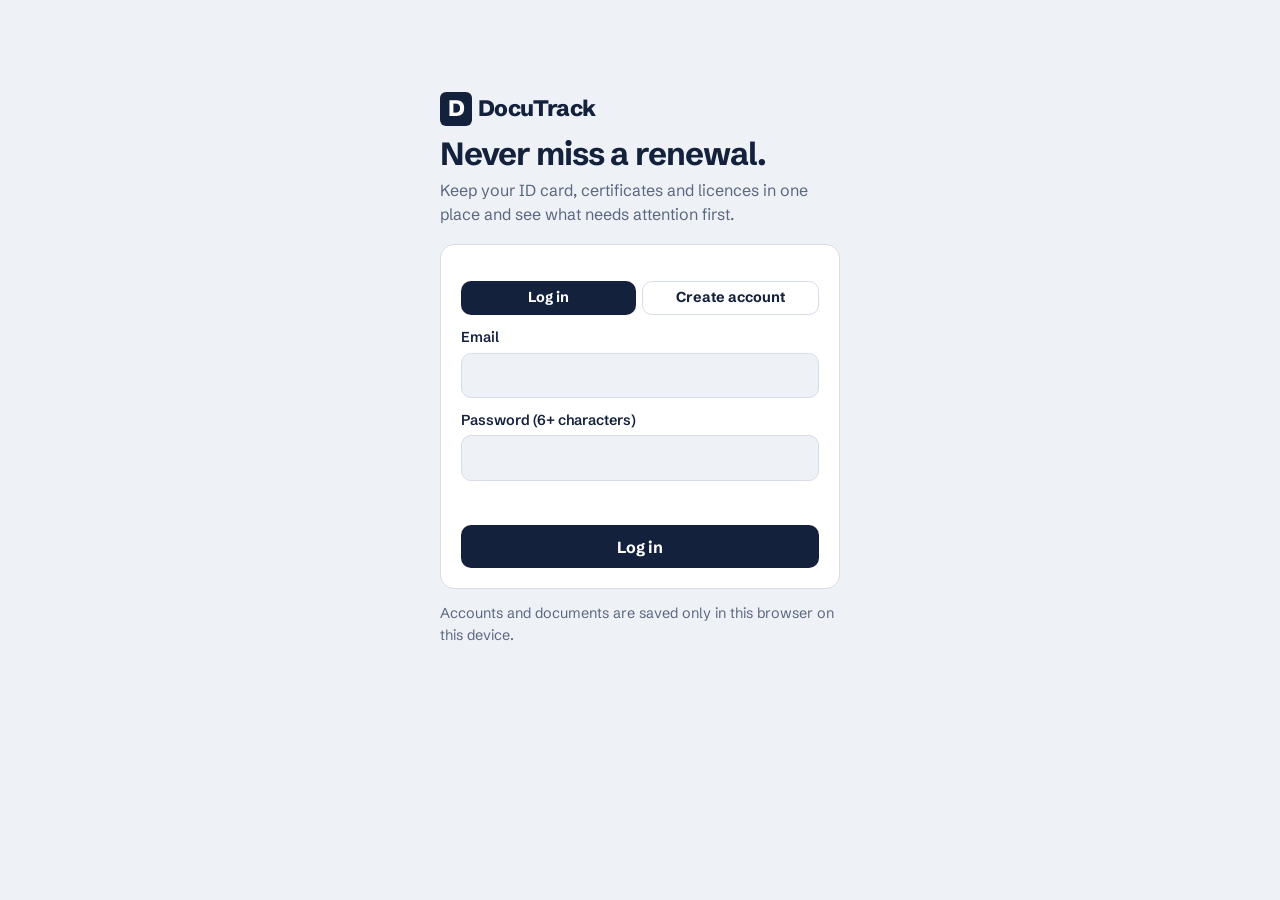
<file: DocuTrack/index.html>
<!DOCTYPE html>
<html lang="en">
<head>
<meta charset="utf-8">
<meta name="viewport" content="width=device-width, initial-scale=1, viewport-fit=cover">
<title>DocuTrack</title>
<link href="https://fonts.googleapis.com/css2?family=Schibsted+Grotesk:wght@400;500;700;800&display=swap" rel="stylesheet">
<link rel="stylesheet" href="css/style.css">
</head>
<body>
<div class="wrap">

<section id="auth" class="auth" hidden>
  <div class="logo"><i>D</i>DocuTrack</div>
  <h1>Never miss a renewal.</h1>
  <p>Keep your ID card, certificates and licences in one place and see what needs attention first.</p>
  <div class="card">
    <div class="tabs" role="tablist">
      <button class="btn sm" id="tLogin" type="button">Log in</button>
      <button class="btn sm ghost" id="tReg" type="button">Create account</button>
    </div>
    <div id="nameBox" hidden><label for="name">Your name</label><input id="name" autocomplete="name"></div>
    <label for="email">Email</label><input id="email" type="email" autocomplete="email">
    <label for="pw">Password (6+ characters)</label><input id="pw" type="password" autocomplete="current-password">
    <p class="msg" id="authMsg" role="alert"></p>
    <button class="btn" id="authGo" type="button" style="width:100%;margin-top:6px">Log in</button>
  </div>
  <p class="meta" style="margin-top:14px">Accounts and documents are saved only in this browser on this device.</p>
</section>

<section id="app" hidden>
  <div class="top">
    <div class="logo"><i>D</i>DocuTrack</div>
    <div><span class="meta" id="hello"></span> <button class="btn ghost sm" id="out" type="button">Log out</button></div>
  </div>

  <div id="remind"></div>

  <div class="stats" id="stats"></div>

  <div class="card">
    <h2 style="margin-bottom:4px">Add a document</h2>
    <div class="row">
      <div><label for="dn">Document name</label><input id="dn" placeholder="e.g. Student ID card"></div>
      <div><label for="dt">Type</label>
        <select id="dt"><option>Identity card</option><option>Certificate</option><option>Licence</option><option>Library or hostel card</option><option>Visa or permit</option><option>Other</option></select></div>
      <div><label for="dx">Expiry date</label><input id="dx" type="date"></div>
      <div><label for="dr">Remind me</label>
        <select id="dr"><option value="7">7 days before</option><option value="15">15 days before</option><option value="30" selected>30 days before</option><option value="60">60 days before</option></select></div>
    </div>
    <p class="msg" id="addMsg" role="alert"></p>
    <button class="btn" id="add" type="button">Save document</button>
  </div>

  <div class="bar">
    <h2>Your documents</h2>
    <div class="filters" id="filters"></div>
  </div>
  <ul class="docs" id="list"></ul>
</section>

</div>

<dialog id="dlg">
  <h3 id="dlgT">Mark as renewed</h3>
  <p class="meta" id="dlgS"></p>
  <label for="nx">New expiry date</label><input id="nx" type="date">
  <p class="msg" id="dlgMsg" role="alert"></p>
  <div style="display:flex;gap:8px;justify-content:flex-end;margin-top:8px">
    <button class="btn ghost sm" id="dlgNo" type="button">Cancel</button>
    <button class="btn sm" id="dlgOk" type="button">Save renewal</button>
  </div>
</dialog>

<script src="js/app.js"></script>
</body>
</html>
</file>
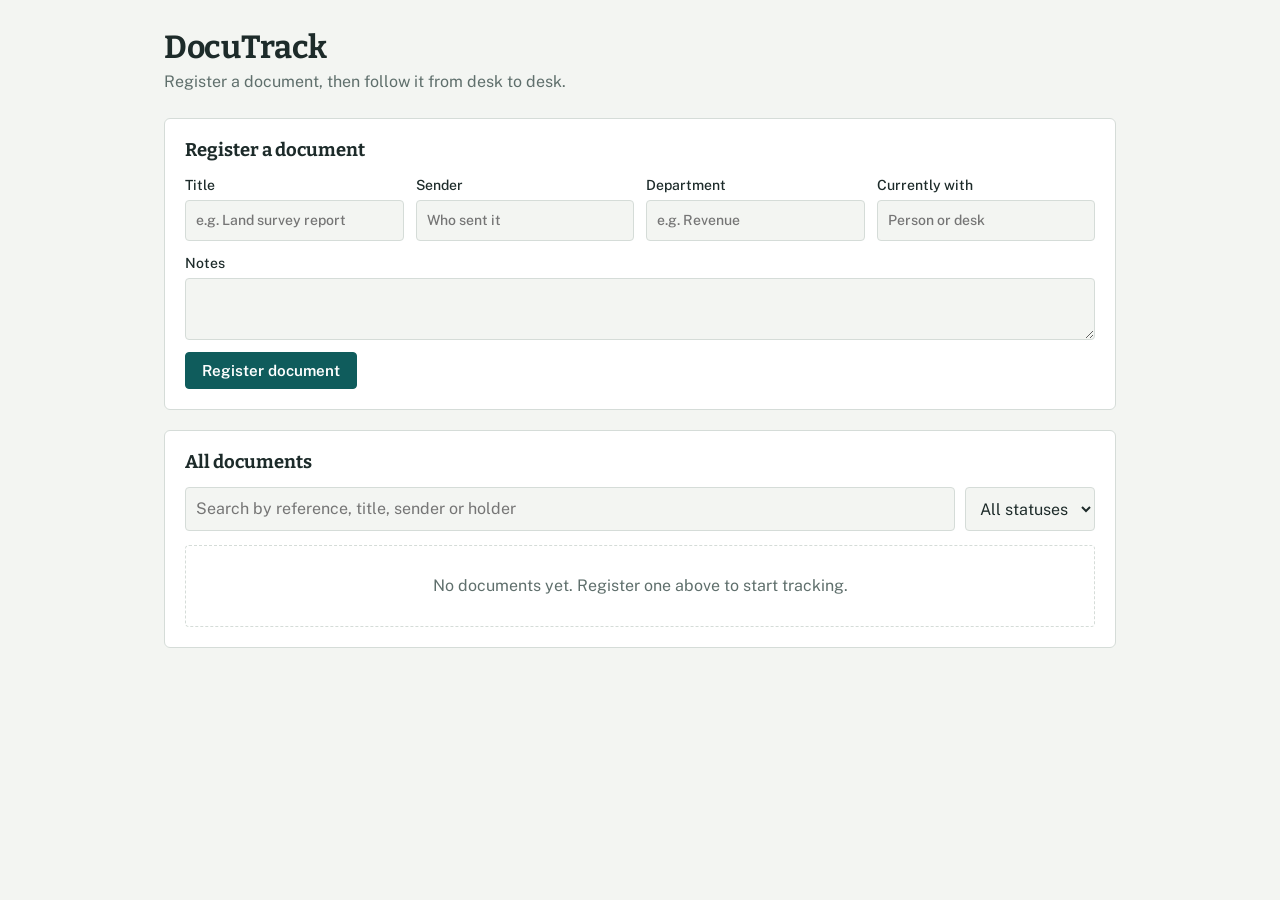
<file: DocuTrack/docutrack.html>
<!DOCTYPE html>
<html lang="en">
<head>
<meta charset="UTF-8">
<meta name="viewport" content="width=device-width, initial-scale=1">
<title>DocuTrack</title>
<link rel="preconnect" href="https://fonts.googleapis.com">
<link href="https://fonts.googleapis.com/css2?family=Bitter:wght@500;700&family=Public+Sans:wght@400;500;600&display=swap" rel="stylesheet">
<style>
  :root{
    --paper:#f3f5f2; --card:#ffffff; --ink:#1d2b2a; --muted:#5f6f6c; --line:#d5dcd8;
    --teal:#0f5c5c; --teal-soft:#dcebe9; --stamp:#b3361f;
    --s-received:#3b6ea5; --s-review:#b7791f; --s-approved:#2f7d4f; --s-rejected:#b3361f; --s-dispatched:#5b4b8a;
  }
  @media (prefers-color-scheme: dark){
    :root{ --paper:#141b1b; --card:#1c2625; --ink:#e8efed; --muted:#9db0ac; --line:#32413f; --teal:#5fb3ad; --teal-soft:#223735; --stamp:#e8735c; }
  }
  *{box-sizing:border-box}
  body{margin:0;background:var(--paper);color:var(--ink);font:16px/1.5 "Public Sans",system-ui,sans-serif}
  header{padding:28px 24px 8px;max-width:1000px;margin:0 auto}
  h1{font:700 2rem "Bitter",serif;margin:0;letter-spacing:-.01em}
  header p{margin:4px 0 0;color:var(--muted)}
  main{max-width:1000px;margin:0 auto;padding:16px 24px 64px;display:grid;gap:20px;grid-template-columns:1fr}
  .panel{background:var(--card);border:1px solid var(--line);border-radius:6px;padding:20px}
  h2{font:700 1.15rem "Bitter",serif;margin:0 0 14px}
  form{display:grid;gap:12px;grid-template-columns:repeat(auto-fit,minmax(200px,1fr))}
  form .wide{grid-column:1/-1}
  label{display:grid;gap:4px;font-size:.875rem;font-weight:500}
  input,select,textarea{font:inherit;padding:9px 10px;border:1px solid var(--line);border-radius:4px;background:var(--paper);color:var(--ink)}
  input:focus,select:focus,textarea:focus,button:focus-visible{outline:2px solid var(--teal);outline-offset:1px}
  button{font:600 .95rem "Public Sans",sans-serif;padding:9px 16px;border-radius:4px;border:1px solid var(--teal);background:var(--teal);color:#fff;cursor:pointer}
  @media (prefers-color-scheme: dark){ button{color:#10201f} }
  button.ghost{background:transparent;color:var(--teal)}
  button.danger{border-color:var(--stamp);background:transparent;color:var(--stamp)}
  .toolbar{display:flex;gap:10px;flex-wrap:wrap;margin-bottom:14px}
  .toolbar input{flex:1;min-width:200px}
  .list{display:grid;gap:10px}
  .doc{border:1px solid var(--line);border-left:5px solid var(--c,var(--teal));border-radius:4px;padding:14px;display:grid;gap:6px;cursor:pointer;background:var(--card)}
  .doc:hover{background:var(--teal-soft)}
  .row{display:flex;justify-content:space-between;gap:10px;flex-wrap:wrap;align-items:baseline}
  .ref{font-weight:600;color:var(--muted);font-size:.85rem}
  .title{font:700 1.05rem "Bitter",serif}
  .meta{color:var(--muted);font-size:.875rem}
  .badge{font-size:.8rem;font-weight:600;padding:2px 10px;border-radius:99px;color:#fff;background:var(--c)}
  .empty{padding:28px;text-align:center;color:var(--muted);border:1px dashed var(--line);border-radius:4px}
  dialog{border:1px solid var(--line);border-radius:6px;padding:22px;max-width:560px;width:92%;background:var(--card);color:var(--ink)}
  dialog::backdrop{background:rgba(0,0,0,.45)}
  .actions{display:flex;gap:10px;flex-wrap:wrap;margin-top:14px}
  .timeline{list-style:none;margin:14px 0 0;padding:0 0 0 14px;border-left:2px solid var(--line)}
  .timeline li{margin:0 0 12px;padding-left:12px;position:relative}
  .timeline li::before{content:"";position:absolute;left:-21px;top:7px;width:10px;height:10px;border-radius:50%;background:var(--teal)}
  .toast{position:fixed;bottom:20px;left:50%;transform:translateX(-50%);background:var(--ink);color:var(--paper);padding:10px 18px;border-radius:4px;display:none}
</style>
</head>
<body>
<header>
  <h1>DocuTrack</h1>
  <p>Register a document, then follow it from desk to desk.</p>
</header>
<main>
  <section class="panel">
    <h2>Register a document</h2>
    <form id="addForm">
      <label>Title<input name="title" required placeholder="e.g. Land survey report"></label>
      <label>Sender<input name="sender" placeholder="Who sent it"></label>
      <label>Department<input name="department" placeholder="e.g. Revenue"></label>
      <label>Currently with<input name="holder" placeholder="Person or desk"></label>
      <label class="wide">Notes<textarea name="notes" rows="2"></textarea></label>
      <div class="wide"><button type="submit">Register document</button></div>
    </form>
  </section>

  <section class="panel">
    <h2>All documents</h2>
    <div class="toolbar">
      <input id="search" type="search" placeholder="Search by reference, title, sender or holder">
      <select id="statusFilter"><option value="">All statuses</option></select>
    </div>
    <div id="list" class="list"></div>
  </section>
</main>

<dialog id="detail"></dialog>
<div class="toast" id="toast"></div>

<script>
const COLORS = {"Received":"var(--s-received)","In review":"var(--s-review)","Approved":"var(--s-approved)","Rejected":"var(--s-rejected)","Dispatched":"var(--s-dispatched)"};
const $ = s => document.querySelector(s);
let statuses = [];

const esc = s => String(s ?? "").replace(/[&<>"']/g, c => ({"&":"&amp;","<":"&lt;",">":"&gt;",'"':"&quot;","'":"&#39;"}[c]));
const fmt = iso => new Date(iso).toLocaleString([], {dateStyle:"medium", timeStyle:"short"});

function toast(msg){ const t=$("#toast"); t.textContent=msg; t.style.display="block"; setTimeout(()=>t.style.display="none",2200); }

const STATUSES = ["Received","In review","Approved","Rejected","Dispatched"];
const KEY = "docutrack_data";
let memory = null;
function load(){
  try { return JSON.parse(localStorage.getItem(KEY)) || {counter:0, docs:[]}; }
  catch { return memory || {counter:0, docs:[]}; }
}
function save(db){
  memory = db;
  try { localStorage.setItem(KEY, JSON.stringify(db)); } catch {}
}
const nowIso = () => new Date().toISOString();

// Local "backend": same routes as before, stored in this browser.
async function api(url, opts = {}){
  const method = (opts.method || "GET").toUpperCase();
  const b = opts.body ? JSON.parse(opts.body) : {};
  const u = new URL(url, "http://x");
  const db = load();
  const m = u.pathname.match(/^\/api\/documents\/([^/]+)$/);

  if(u.pathname === "/api/statuses") return STATUSES;

  if(u.pathname === "/api/documents" && method === "GET"){
    const term = (u.searchParams.get("q") || "").toLowerCase();
    const status = u.searchParams.get("status") || "";
    return db.docs
      .filter(d => (!status || d.status === status) &&
        (!term || [d.ref,d.title,d.department,d.holder,d.sender].join(" ").toLowerCase().includes(term)))
      .sort((a,c) => c.updatedAt.localeCompare(a.updatedAt));
  }
  if(u.pathname === "/api/documents" && method === "POST"){
    if(!b.title || !b.title.trim()) throw new Error("Title is required");
    db.counter += 1;
    const holder = (b.holder || "").trim();
    const doc = {
      id: String(Date.now()), ref: "DOC-" + String(db.counter).padStart(4,"0"),
      title: b.title.trim(), sender: (b.sender||"").trim(), department: (b.department||"").trim(),
      holder, notes: (b.notes||"").trim(), status: "Received", createdAt: nowIso(), updatedAt: nowIso(),
      history: [{at: nowIso(), status: "Received", holder, note: "Document registered"}]
    };
    db.docs.push(doc); save(db); return doc;
  }
  if(m){
    const doc = db.docs.find(d => d.id === m[1]);
    if(!doc) throw new Error("Document not found");
    if(method === "GET") return doc;
    if(method === "PATCH"){
      if(b.status) doc.status = b.status;
      if(b.holder !== undefined) doc.holder = b.holder.trim();
      doc.updatedAt = nowIso();
      doc.history.push({at: nowIso(), status: doc.status, holder: doc.holder, note: (b.note||"").trim()});
      save(db); return doc;
    }
    if(method === "DELETE"){ db.docs = db.docs.filter(d => d !== doc); save(db); return {ok:true}; }
  }
  throw new Error("Not found");
}

async function loadList(){
  const q = encodeURIComponent($("#search").value), s = encodeURIComponent($("#statusFilter").value);
  const docs = await api(`/api/documents?q=${q}&status=${s}`);
  $("#list").innerHTML = docs.length ? docs.map(d => `
    <article class="doc" style="--c:${COLORS[d.status]}" data-id="${d.id}" tabindex="0">
      <div class="row"><span class="ref">${esc(d.ref)}</span><span class="badge" style="--c:${COLORS[d.status]}">${esc(d.status)}</span></div>
      <div class="title">${esc(d.title)}</div>
      <div class="meta">With ${esc(d.holder || "unassigned")} · ${esc(d.department || "no department")} · updated ${fmt(d.updatedAt)}</div>
    </article>`).join("") : `<div class="empty">No documents yet. Register one above to start tracking.</div>`;
}

async function openDetail(id){
  const d = await api(`/api/documents/${id}`);
  $("#detail").innerHTML = `
    <div class="row"><span class="ref">${esc(d.ref)}</span><span class="badge" style="--c:${COLORS[d.status]}">${esc(d.status)}</span></div>
    <h2 style="margin-top:6px">${esc(d.title)}</h2>
    <p class="meta">From ${esc(d.sender || "unknown")} · ${esc(d.department || "no department")}<br>${esc(d.notes)}</p>
    <form id="moveForm">
      <label>Status<select name="status">${statuses.map(s=>`<option ${s===d.status?"selected":""}>${s}</option>`).join("")}</select></label>
      <label>Currently with<input name="holder" value="${esc(d.holder)}"></label>
      <label class="wide">Note<input name="note" placeholder="What happened?"></label>
      <div class="wide actions">
        <button type="submit">Save update</button>
        <button type="button" class="ghost" id="closeBtn">Close</button>
        <button type="button" class="danger" id="delBtn">Delete document</button>
      </div>
    </form>
    <ul class="timeline">${[...d.history].reverse().map(h=>`
      <li><strong>${esc(h.status)}</strong> · ${esc(h.holder || "unassigned")}<br>
      <span class="meta">${fmt(h.at)}${h.note ? " · " + esc(h.note) : ""}</span></li>`).join("")}</ul>`;
  $("#detail").showModal();
  $("#closeBtn").onclick = () => $("#detail").close();
  $("#moveForm").onsubmit = async e => {
    e.preventDefault();
    try{
      await api(`/api/documents/${id}`, {method:"PATCH", body:JSON.stringify(Object.fromEntries(new FormData(e.target)))});
      $("#detail").close(); toast("Update saved"); loadList();
    }catch(err){ toast(err.message); }
  };
  $("#delBtn").onclick = async () => {
    if(!confirm("Delete this document and its history?")) return;
    await api(`/api/documents/${id}`, {method:"DELETE"});
    $("#detail").close(); toast("Document deleted"); loadList();
  };
}

$("#addForm").onsubmit = async e => {
  e.preventDefault();
  try{
    const d = await api("/api/documents", {method:"POST", body:JSON.stringify(Object.fromEntries(new FormData(e.target)))});
    e.target.reset(); toast(`${d.ref} registered`); loadList();
  }catch(err){ toast(err.message); }
};
$("#list").addEventListener("click", e => { const c=e.target.closest(".doc"); if(c) openDetail(c.dataset.id); });
$("#list").addEventListener("keydown", e => { if(e.key==="Enter"){ const c=e.target.closest(".doc"); if(c) openDetail(c.dataset.id); }});
$("#search").addEventListener("input", loadList);
$("#statusFilter").addEventListener("change", loadList);

(async()=>{
  statuses = await api("/api/statuses");
  $("#statusFilter").innerHTML += statuses.map(s=>`<option>${s}</option>`).join("");
  loadList();
})();
</script>
</body>
</html>
</file>
<file: DocuTrack/css/style.css>
:root{--bg:#eef2f6;--surface:#fff;--ink:#14213d;--muted:#5b6780;--line:#d6dde8;--brand:#14213d;--brand-ink:#fff;--ok:#1f7a5a;--ok-bg:#dff3ea;--soon:#9a5b00;--soon-bg:#fff0cf;--bad:#b3261e;--bad-bg:#fde3e0;--done:#4a5a8a;--done-bg:#e4e9f7;
box-sizing:border-box;padding-top:env(safe-area-inset-top,0px);padding-bottom:env(safe-area-inset-bottom,0px)}
@media (prefers-color-scheme:dark){:root:not([data-theme="light"]){--bg:#0e1626;--surface:#17233b;--ink:#e8edf7;--muted:#9aa7c2;--line:#2b3a59;--brand:#8fb0ff;--brand-ink:#0e1626;--ok:#6fdcb0;--ok-bg:#12372b;--soon:#ffc766;--soon-bg:#3b2c0d;--bad:#ff9b92;--bad-bg:#431a17;--done:#a9b9f0;--done-bg:#222f55}}
:root[data-theme="dark"]{--bg:#0e1626;--surface:#17233b;--ink:#e8edf7;--muted:#9aa7c2;--line:#2b3a59;--brand:#8fb0ff;--brand-ink:#0e1626;--ok:#6fdcb0;--ok-bg:#12372b;--soon:#ffc766;--soon-bg:#3b2c0d;--bad:#ff9b92;--bad-bg:#431a17;--done:#a9b9f0;--done-bg:#222f55}
html{scroll-padding-top:env(safe-area-inset-top,0px);color-scheme:light dark}
*{box-sizing:border-box}
body{margin:0;background:var(--bg);color:var(--ink);font:16px/1.5 "Schibsted Grotesk",system-ui,-apple-system,"Segoe UI",sans-serif}
button,input,select{font:inherit;color:inherit}
:focus-visible{outline:3px solid var(--brand);outline-offset:2px}
.wrap{max-width:860px;margin:0 auto;padding:20px 16px 48px}
h1,h2,h3{margin:0;line-height:1.15}
.logo{font-weight:800;font-size:1.4rem;letter-spacing:-.02em}
.logo i{font-style:normal;display:inline-block;background:var(--brand);color:var(--brand-ink);padding:0 .35em;border-radius:6px;margin-right:.25em}
.top{display:flex;align-items:center;justify-content:space-between;gap:12px;margin-bottom:22px}
.btn{border:0;background:var(--brand);color:var(--brand-ink);padding:.6em 1.1em;border-radius:10px;font-weight:700;cursor:pointer}
.btn.ghost{background:transparent;color:var(--ink);border:1.5px solid var(--line)}
.btn.sm{padding:.35em .8em;font-size:.9rem}
.btn.danger{background:transparent;color:var(--bad);border:1.5px solid var(--line)}
.card{background:var(--surface);border:1px solid var(--line);border-radius:14px;padding:20px}
.auth{max-width:400px;margin:8vh auto 0}
.auth h1{font-size:2rem;margin:10px 0 6px;letter-spacing:-.03em}
.auth p{color:var(--muted);margin:0 0 18px}
label{display:block;font-weight:600;font-size:.9rem;margin:12px 0 4px}
input,select{width:100%;padding:.6em .75em;border:1.5px solid var(--line);border-radius:10px;background:var(--bg)}
.msg{color:var(--bad);min-height:1.4em;margin:10px 0 0;font-size:.92rem}
.tabs{display:flex;gap:6px;margin-top:16px}
.tabs button{flex:1}
.stats{display:grid;grid-template-columns:repeat(4,1fr);gap:10px;margin-bottom:18px}
.stat{border-radius:12px;padding:12px 14px;border:1px solid var(--line);background:var(--surface)}
.stat b{display:block;font-size:1.9rem;font-weight:800;line-height:1}
.stat span{font-size:.85rem;color:var(--muted)}
.stat.bad b{color:var(--bad)}.stat.soon b{color:var(--soon)}.stat.ok b{color:var(--ok)}.stat.done b{color:var(--done)}
.remind{border-left:6px solid var(--soon);background:var(--soon-bg);color:var(--ink);border-radius:12px;padding:14px 16px;margin-bottom:18px}
.remind.bad{border-color:var(--bad);background:var(--bad-bg)}
.remind.calm{border-color:var(--ok);background:var(--ok-bg)}
.remind h2{font-size:1.05rem;margin-bottom:6px}
.remind ul{margin:0;padding-left:1.1em}
.row{display:grid;grid-template-columns:2fr 1.2fr 1fr .9fr;gap:10px;align-items:end}
.bar{display:flex;gap:8px;flex-wrap:wrap;margin:22px 0 10px;align-items:center;justify-content:space-between}
.bar h2{font-size:1.2rem}
.filters{display:flex;gap:6px;flex-wrap:wrap}
.chip{border:1.5px solid var(--line);background:transparent;border-radius:99px;padding:.25em .85em;cursor:pointer;font-size:.9rem}
.chip[aria-pressed="true"]{background:var(--brand);color:var(--brand-ink);border-color:var(--brand)}
.docs{list-style:none;margin:0;padding:0;display:grid;gap:10px}
.doc{display:grid;grid-template-columns:1fr auto;gap:8px 14px;align-items:center;background:var(--surface);border:1px solid var(--line);border-left-width:6px;border-radius:12px;padding:14px 16px}
.doc.expired{border-left-color:var(--bad)}.doc.soon{border-left-color:var(--soon)}.doc.active{border-left-color:var(--ok)}
.doc h3{font-size:1.05rem}
.meta{color:var(--muted);font-size:.9rem}
.badge{display:inline-block;border-radius:6px;padding:.1em .6em;font-weight:700;font-size:.82rem;margin-left:6px;vertical-align:middle}
.badge.expired{background:var(--bad-bg);color:var(--bad)}.badge.soon{background:var(--soon-bg);color:var(--soon)}.badge.active{background:var(--ok-bg);color:var(--ok)}
.acts{display:flex;gap:6px}
.empty{text-align:center;color:var(--muted);padding:28px 12px}
dialog{border:1px solid var(--line);border-radius:14px;background:var(--surface);color:var(--ink);max-width:380px;width:calc(100% - 32px);padding:20px}
dialog::backdrop{background:rgba(10,16,30,.55)}
.hist{font-size:.85rem;color:var(--done)}
[hidden]{display:none!important}
@media (max-width:640px){.stats{grid-template-columns:repeat(2,1fr)}.row{grid-template-columns:1fr 1fr}.row>:first-child{grid-column:1/-1}.doc{grid-template-columns:1fr}}
@media (prefers-reduced-motion:reduce){*{transition:none!important;animation:none!important}}
</file>
